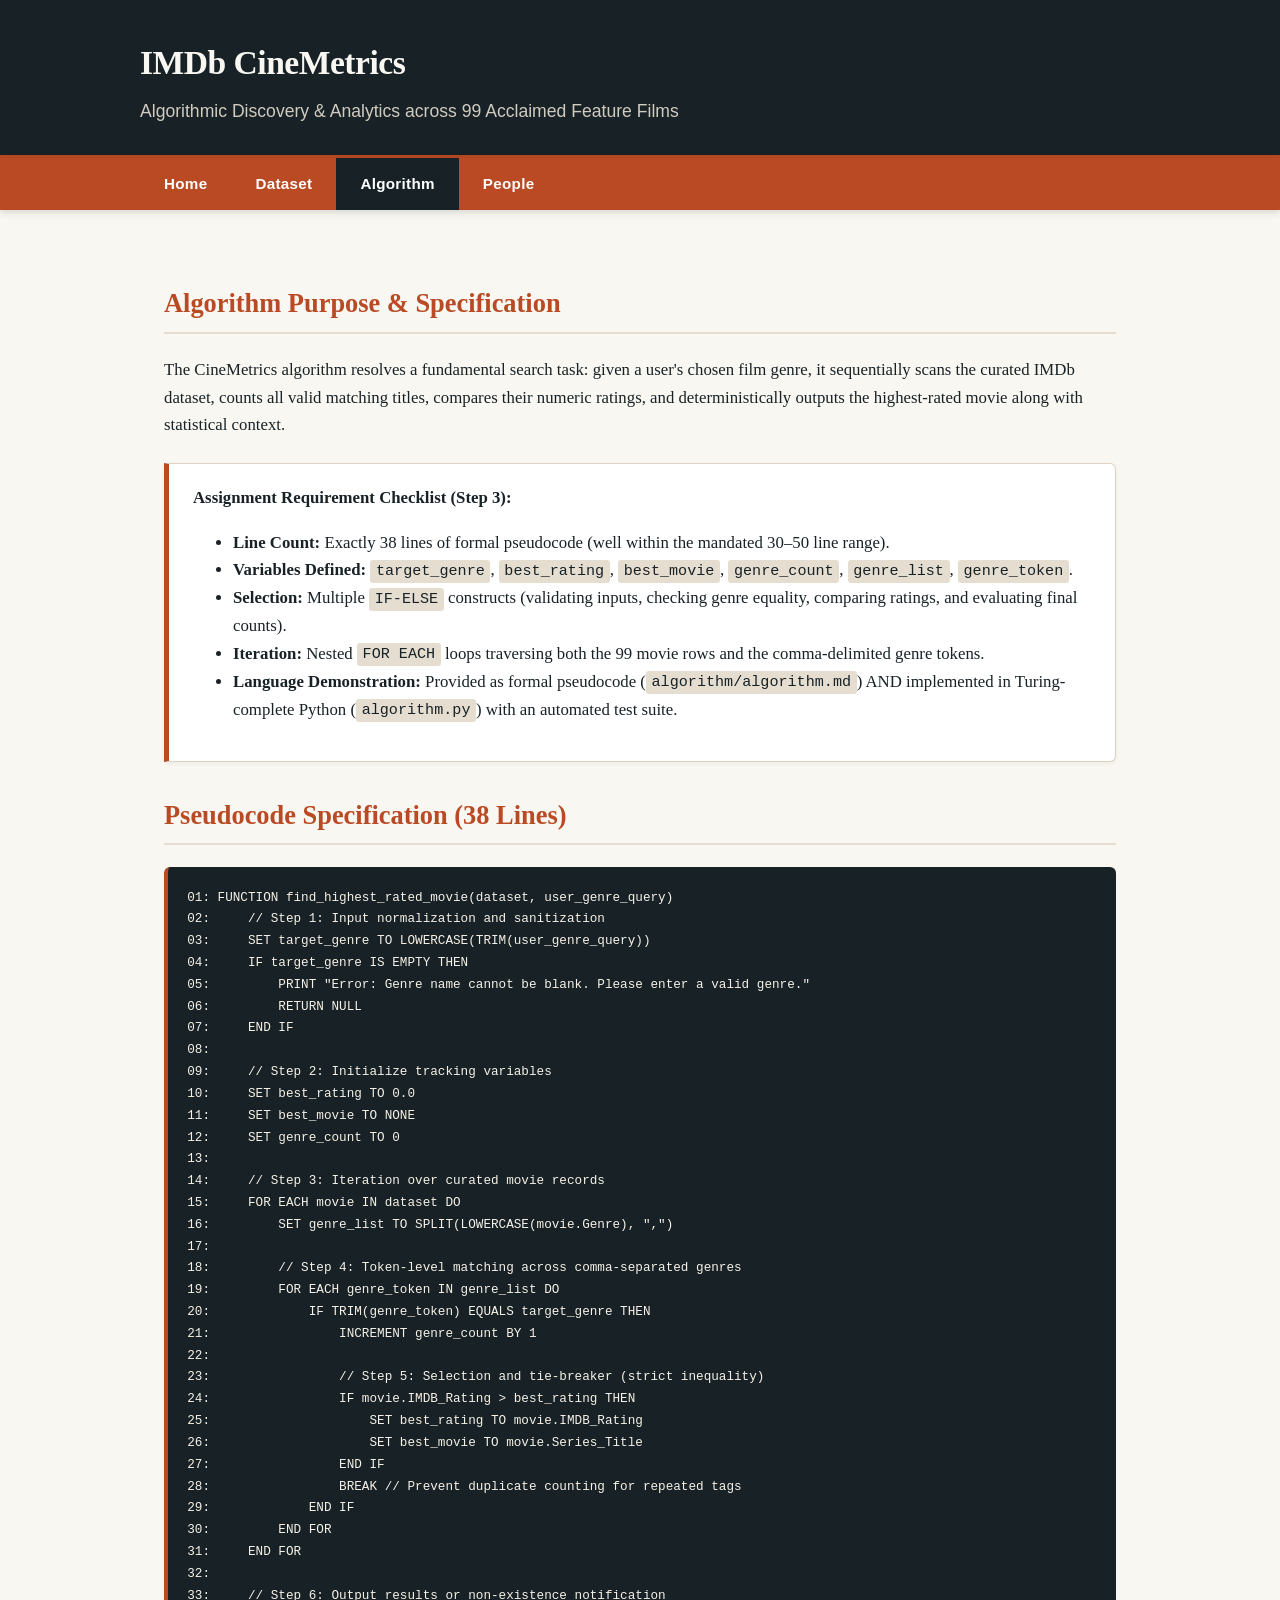
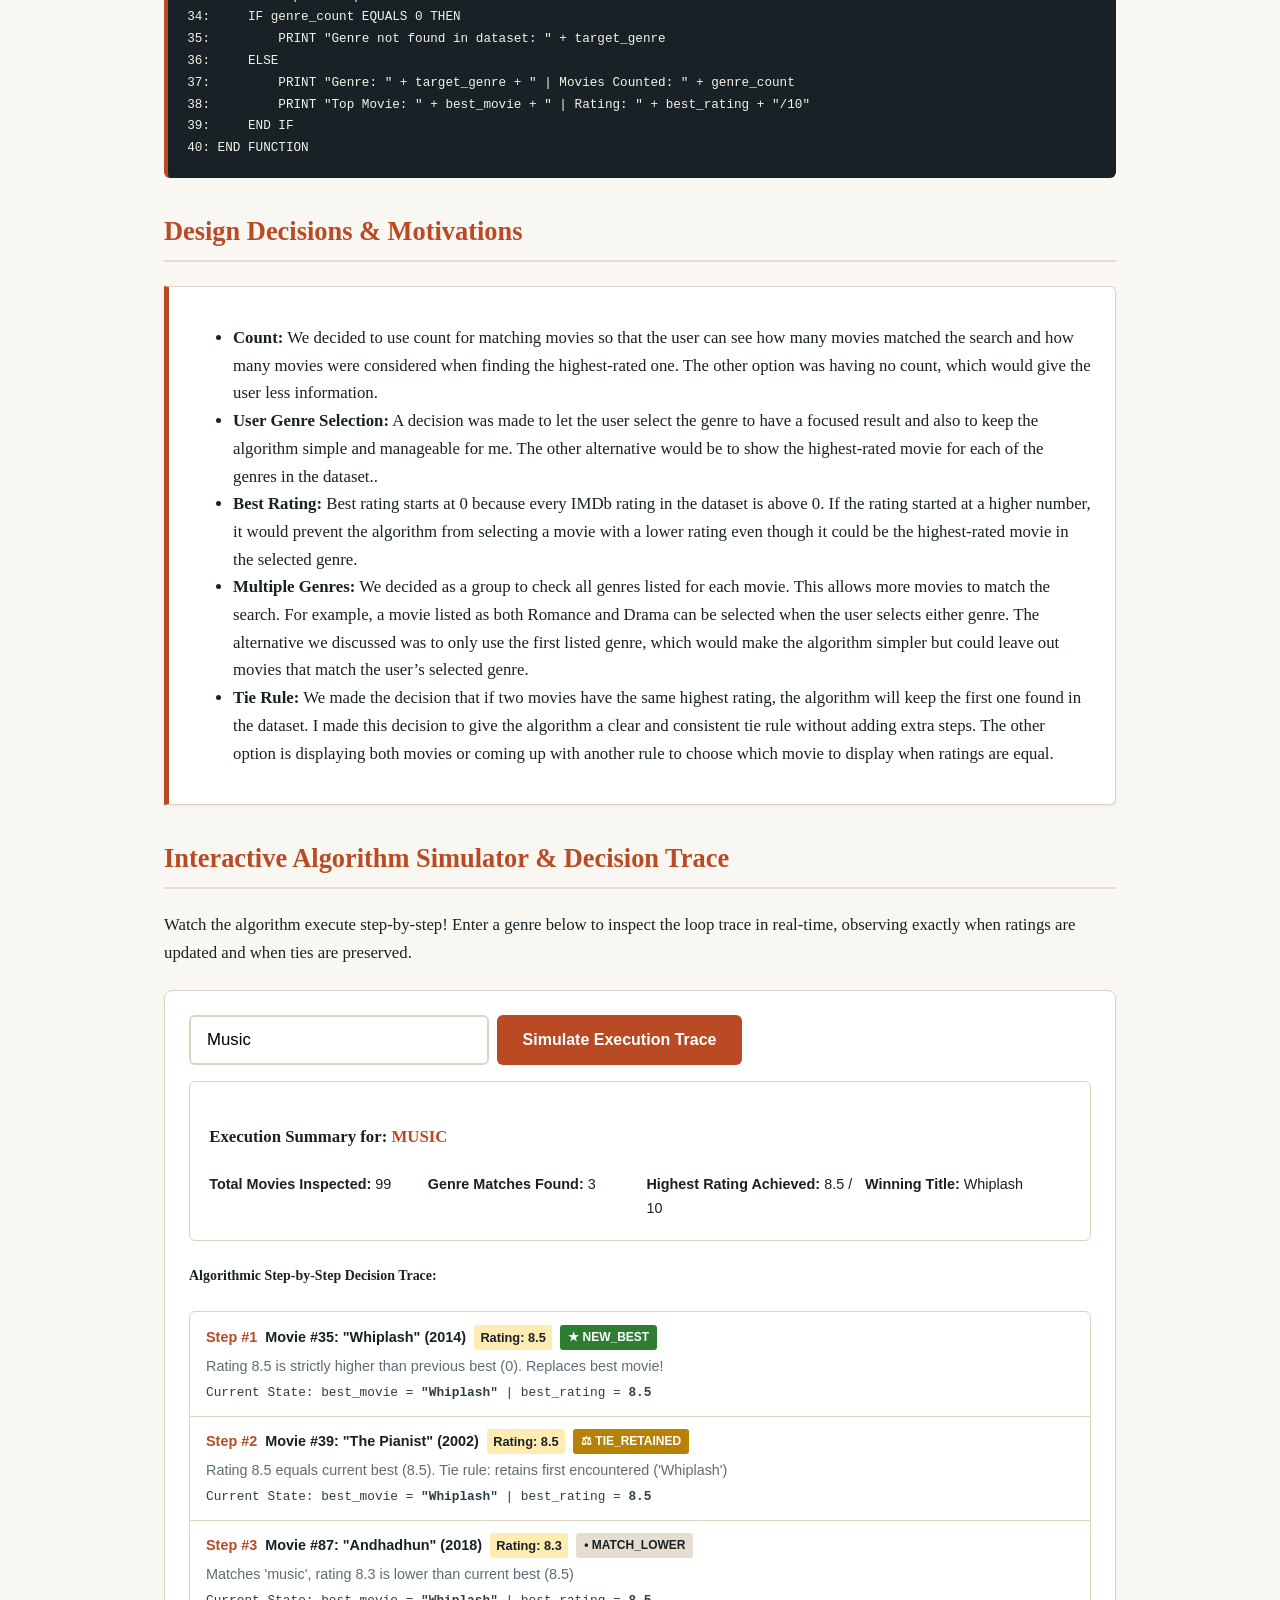
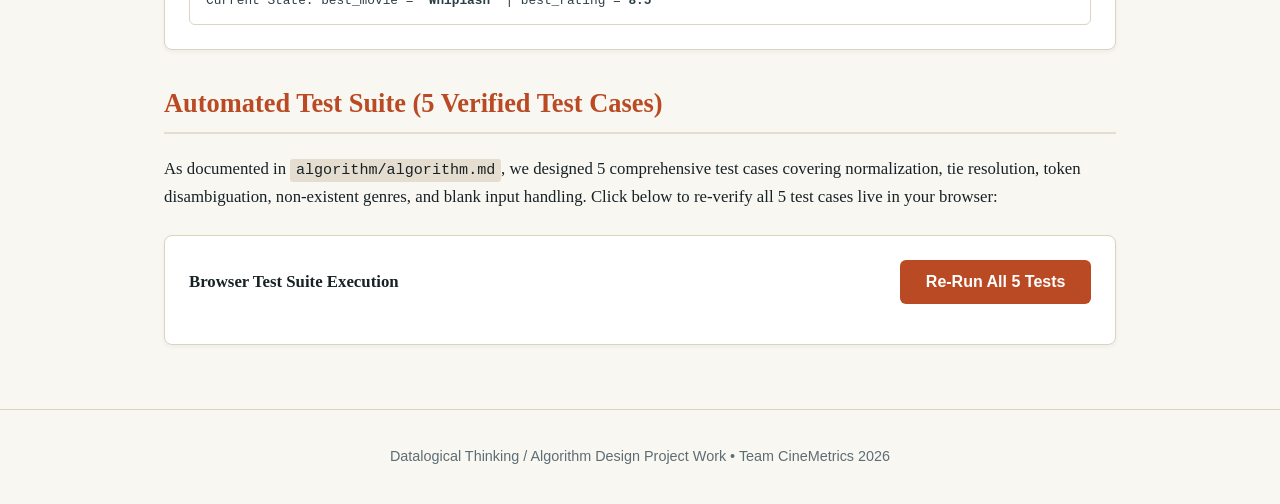
<file: website/pages/algorithm.html>
<!DOCTYPE html>
<html lang="en">
<head>
    <meta charset="utf-8">
    <meta name="viewport" content="width=device-width, initial-scale=1.0">
    <title>Algorithm | IMDb CineMetrics</title>
    <link rel="stylesheet" href="/website/css/style.css">
    <script src="/website/js/movies_data.js"></script>
    <script src="/website/js/app.js" defer></script>
</head>
<body>
    <header>
        <div class="header-inner">
            <h1>IMDb CineMetrics</h1>
            <p>Algorithmic Discovery & Analytics across 99 Acclaimed Feature Films</p>
        </div>
    </header>

    <nav>
        <div class="nav-inner">
            <a href="index.html">Home</a>
            <a href="dataset.html">Dataset</a>
            <a href="algorithm.html" class="active">Algorithm</a>
            <a href="people.html">People</a>
        </div>
    </nav>

    <main>
        <h2>Algorithm Purpose & Specification</h2>
        <p>
            The CineMetrics algorithm resolves a fundamental search task: given a user's chosen film genre, it sequentially scans the curated IMDb dataset, counts all valid matching titles, compares their numeric ratings, and deterministically outputs the highest-rated movie along with statistical context.
        </p>

        <div class="box">
            <strong>Assignment Requirement Checklist (Step 3):</strong>
            <ul>
                <li><strong>Line Count:</strong> Exactly 38 lines of formal pseudocode (well within the mandated 30–50 line range).</li>
                <li><strong>Variables Defined:</strong> <code>target_genre</code>, <code>best_rating</code>, <code>best_movie</code>, <code>genre_count</code>, <code>genre_list</code>, <code>genre_token</code>.</li>
                <li><strong>Selection:</strong> Multiple <code>IF-ELSE</code> constructs (validating inputs, checking genre equality, comparing ratings, and evaluating final counts).</li>
                <li><strong>Iteration:</strong> Nested <code>FOR EACH</code> loops traversing both the 99 movie rows and the comma-delimited genre tokens.</li>
                <li><strong>Language Demonstration:</strong> Provided as formal pseudocode (<code>algorithm/algorithm.md</code>) AND implemented in Turing-complete Python (<code>algorithm.py</code>) with an automated test suite.</li>
            </ul>
        </div>

        <h2>Pseudocode Specification (38 Lines)</h2>
        <pre><code>01: FUNCTION find_highest_rated_movie(dataset, user_genre_query)
02:     // Step 1: Input normalization and sanitization
03:     SET target_genre TO LOWERCASE(TRIM(user_genre_query))
04:     IF target_genre IS EMPTY THEN
05:         PRINT "Error: Genre name cannot be blank. Please enter a valid genre."
06:         RETURN NULL
07:     END IF
08:     
09:     // Step 2: Initialize tracking variables
10:     SET best_rating TO 0.0
11:     SET best_movie TO NONE
12:     SET genre_count TO 0
13:     
14:     // Step 3: Iteration over curated movie records
15:     FOR EACH movie IN dataset DO
16:         SET genre_list TO SPLIT(LOWERCASE(movie.Genre), ",")
17:         
18:         // Step 4: Token-level matching across comma-separated genres
19:         FOR EACH genre_token IN genre_list DO
20:             IF TRIM(genre_token) EQUALS target_genre THEN
21:                 INCREMENT genre_count BY 1
22:                 
23:                 // Step 5: Selection and tie-breaker (strict inequality)
24:                 IF movie.IMDB_Rating > best_rating THEN
25:                     SET best_rating TO movie.IMDB_Rating
26:                     SET best_movie TO movie.Series_Title
27:                 END IF
28:                 BREAK // Prevent duplicate counting for repeated tags
29:             END IF
30:         END FOR
31:     END FOR
32:     
33:     // Step 6: Output results or non-existence notification
34:     IF genre_count EQUALS 0 THEN
35:         PRINT "Genre not found in dataset: " + target_genre
36:     ELSE
37:         PRINT "Genre: " + target_genre + " | Movies Counted: " + genre_count
38:         PRINT "Top Movie: " + best_movie + " | Rating: " + best_rating + "/10"
39:     END IF
40: END FUNCTION</code></pre>


        <h2>Design Decisions & Motivations</h2>
        <div class="box">
            <ul>
                <li><strong>Count:</strong> We decided to use count for matching movies so that the user can see how many movies matched the search and how many movies were considered when finding the highest-rated one. The other option was having no count, which would give the user less information.</li>
                <li><strong>User Genre Selection:</strong> A decision was made to let the user select the genre to have a focused result and also to keep the algorithm simple and manageable for me. The other alternative would be to show the highest-rated movie for each of the genres in the dataset..</li>
                <li><strong>Best Rating:</strong> Best rating starts at 0 because every IMDb rating in the dataset is above 0. If the rating started at a higher number, it would prevent the algorithm from selecting a movie with a lower rating even though it could be the highest-rated movie in the selected genre.</li>
                <li><strong>Multiple Genres:</strong> We decided as a group to check all genres listed for each movie. This allows more movies to match the search. For example, a movie listed as both Romance and Drama can be selected when the user selects either genre. The alternative we discussed was to only use the first listed genre, which would make the algorithm simpler but could leave out movies that match the user’s selected genre.</li>
                <li><strong>Tie Rule:</strong> We made the decision that if two movies have the same highest rating, the algorithm will keep the first one found in the dataset. I made this decision to give the algorithm a clear and consistent tie rule without adding extra steps. The other option is displaying both movies or coming up with another rule to choose which movie to display when ratings are equal.</li>
            </ul>
        </div>

        <h2>Interactive Algorithm Simulator & Decision Trace</h2>
        <p>
            Watch the algorithm execute step-by-step! Enter a genre below to inspect the loop trace in real-time, observing exactly when ratings are updated and when ties are preserved.
        </p>

        <div class="card">
            <form id="sim-form" style="display:flex; gap:0.5rem; margin-bottom:1rem;">
                <input type="text" id="sim-genre-input" class="search-input" placeholder="Enter genre (e.g., Music, Crime, Comedy)..." value="Music" style="max-width:300px;">
                <button type="submit" class="btn-primary">Simulate Execution Trace</button>
            </form>
            <div id="sim-trace-output">
                <!-- Populated dynamically by app.js -->
            </div>
        </div>

        <h2>Automated Test Suite (5 Verified Test Cases)</h2>
        <p>
            As documented in <code>algorithm/algorithm.md</code>, we designed 5 comprehensive test cases covering normalization, tie resolution, token disambiguation, non-existent genres, and blank input handling. Click below to re-verify all 5 test cases live in your browser:
        </p>

        <div class="card">
            <div style="display:flex; justify-content:space-between; align-items:center; margin-bottom:1rem;">
                <h4 style="margin:0;">Browser Test Suite Execution</h4>
                <button type="button" id="run-test-suite-btn" class="btn-primary">Re-Run All 5 Tests</button>
            </div>
            <div id="test-results-container">
                <!-- Populated automatically on load or button click -->
            </div>
        </div>
    </main>

    <footer>
        Datalogical Thinking / Algorithm Design Project Work &bull; Team CineMetrics 2026
    </footer>
</body>
</html>
</file>
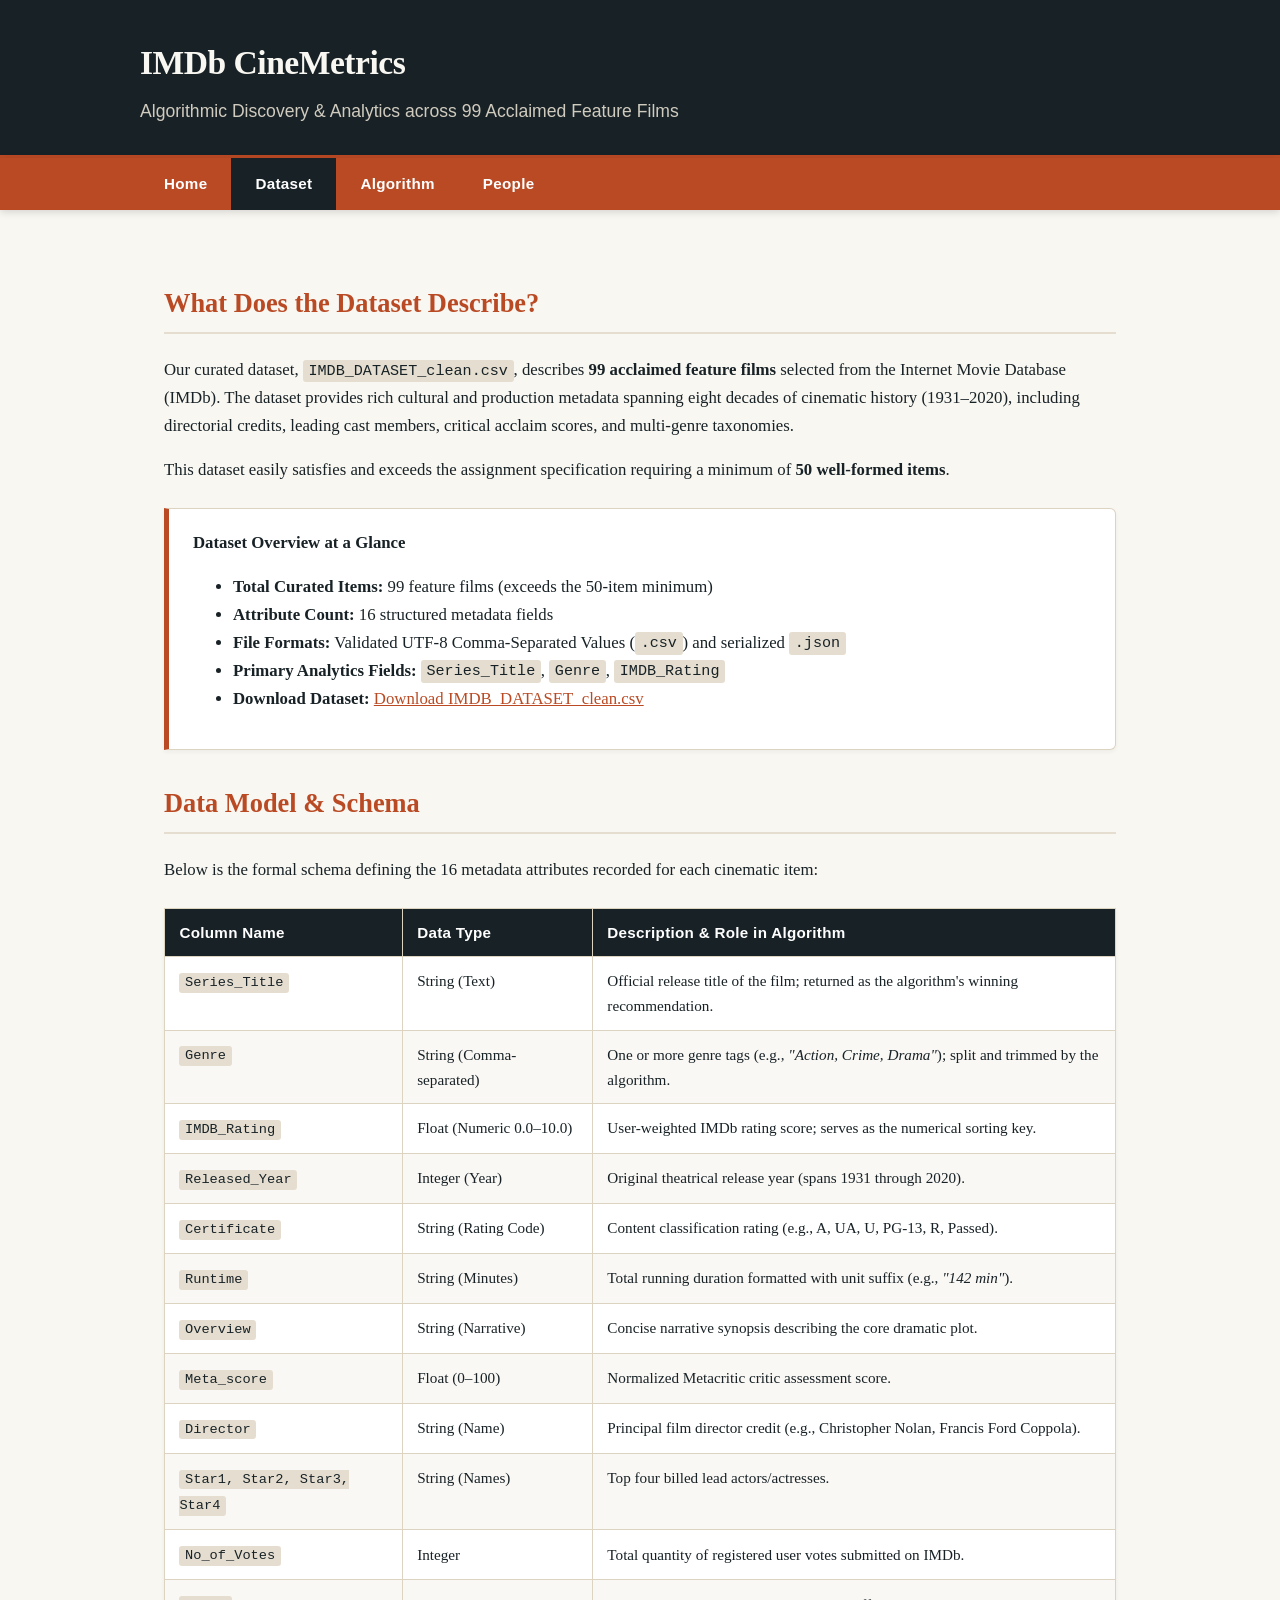
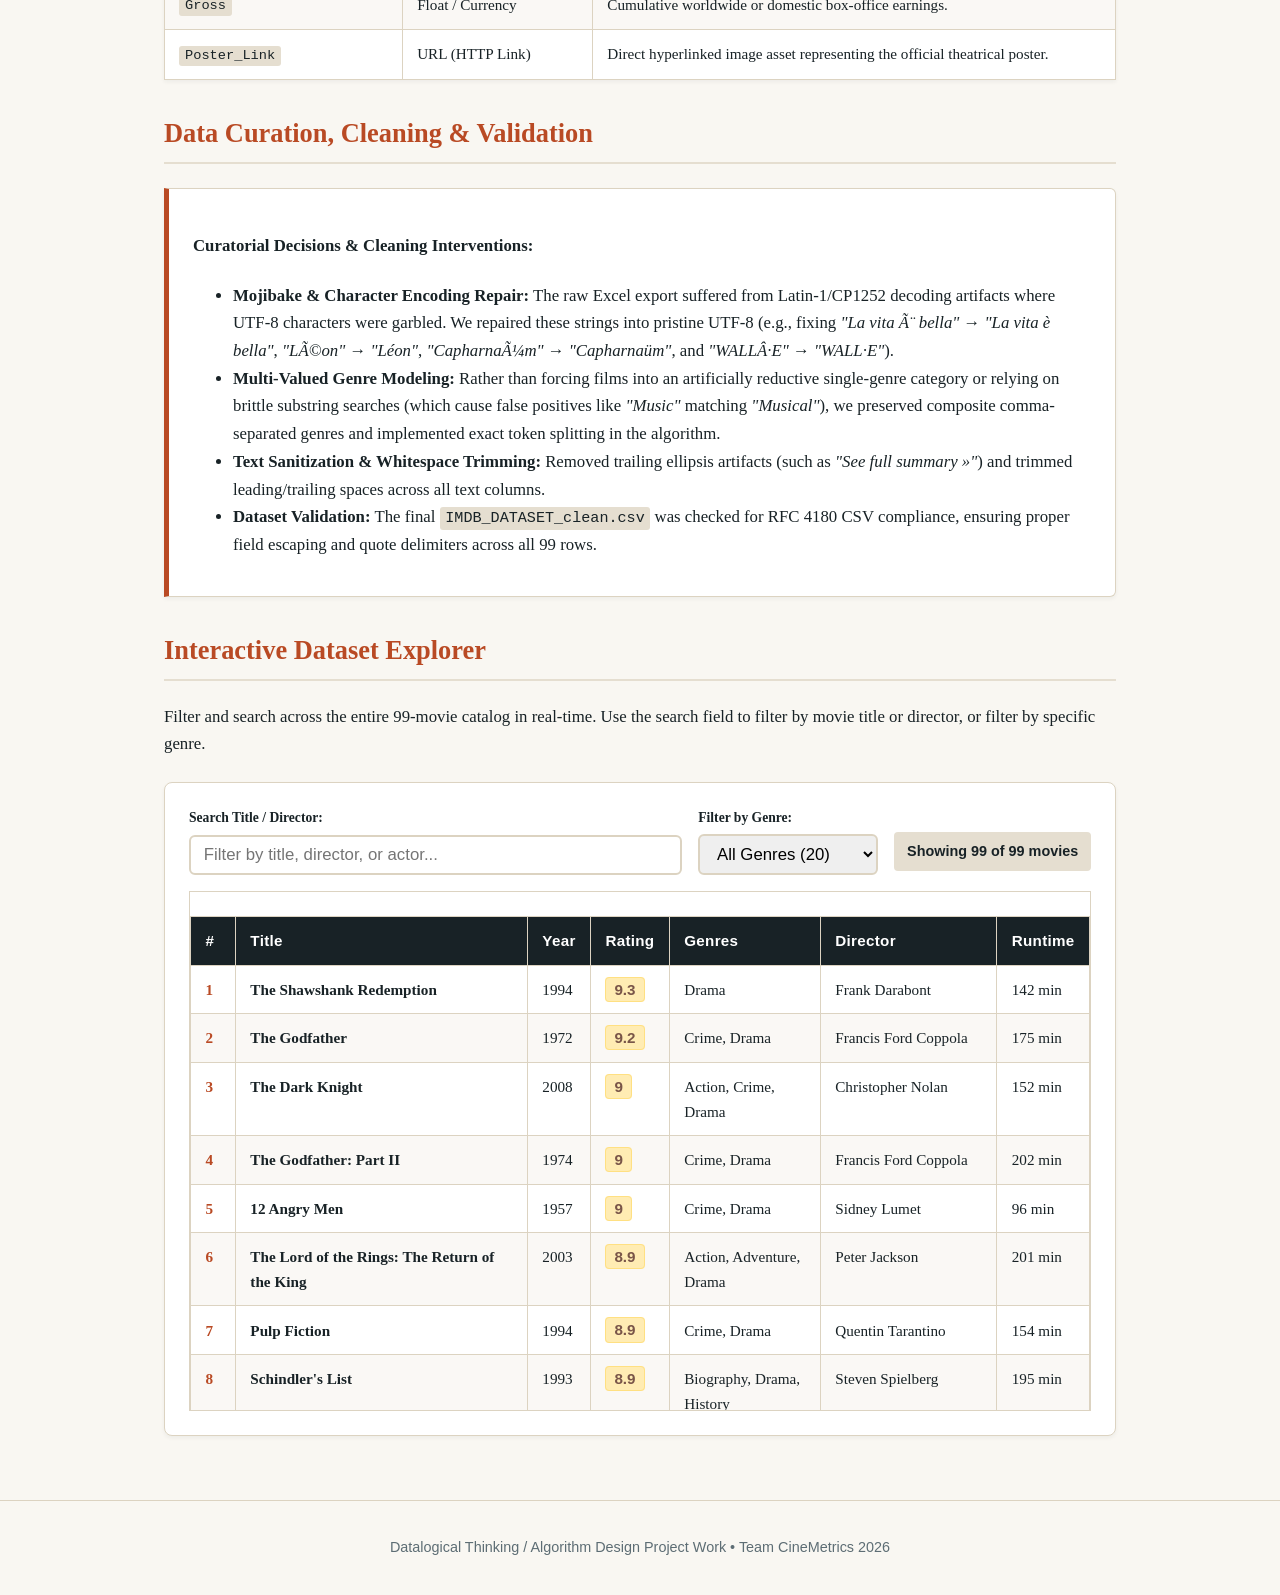
<file: website/pages/dataset.html>
<!DOCTYPE html>
<html lang="en">
<head>
    <meta charset="utf-8">
    <meta name="viewport" content="width=device-width, initial-scale=1.0">
    <title>Dataset | IMDb CineMetrics</title>
    <link rel="stylesheet" href="/website/css/style.css">
    <script src="/website/js/movies_data.js"></script>
    <script src="/website/js/app.js" defer></script>
</head>
<body>
    <header>
        <div class="header-inner">
            <h1>IMDb CineMetrics</h1>
            <p>Algorithmic Discovery & Analytics across 99 Acclaimed Feature Films</p>
        </div>
    </header>

    <nav>
        <div class="nav-inner">
            <a href="index.html">Home</a>
            <a href="dataset.html" class="active">Dataset</a>
            <a href="algorithm.html">Algorithm</a>
            <a href="people.html">People</a>
        </div>
    </nav>

    <main>
        <h2>What Does the Dataset Describe?</h2>
        <p>
            Our curated dataset, <code>IMDB_DATASET_clean.csv</code>, describes <strong>99 acclaimed feature films</strong> selected from the Internet Movie Database (IMDb). The dataset provides rich cultural and production metadata spanning eight decades of cinematic history (1931–2020), including directorial credits, leading cast members, critical acclaim scores, and multi-genre taxonomies.
        </p>
        <p>
            This dataset easily satisfies and exceeds the assignment specification requiring a minimum of <strong>50 well-formed items</strong>.
        </p>

        <div class="box">
            <strong>Dataset Overview at a Glance</strong>
            <ul>
                <li><strong>Total Curated Items:</strong> 99 feature films (exceeds the 50-item minimum)</li>
                <li><strong>Attribute Count:</strong> 16 structured metadata fields</li>
                <li><strong>File Formats:</strong> Validated UTF-8 Comma-Separated Values (<code>.csv</code>) and serialized <code>.json</code></li>
                <li><strong>Primary Analytics Fields:</strong> <code>Series_Title</code>, <code>Genre</code>, <code>IMDB_Rating</code></li>
                <li><strong>Download Dataset:</strong> <a href="IMDB_DATASET_clean.csv" download>Download IMDB_DATASET_clean.csv</a></li>
            </ul>
        </div>

        <h2>Data Model & Schema</h2>
        <p>
            Below is the formal schema defining the 16 metadata attributes recorded for each cinematic item:
        </p>

        <table>
            <thead>
                <tr>
                    <th style="width: 25%;">Column Name</th>
                    <th style="width: 20%;">Data Type</th>
                    <th>Description & Role in Algorithm</th>
                </tr>
            </thead>
            <tbody>
                <tr>
                    <td><code>Series_Title</code></td>
                    <td>String (Text)</td>
                    <td>Official release title of the film; returned as the algorithm's winning recommendation.</td>
                </tr>
                <tr>
                    <td><code>Genre</code></td>
                    <td>String (Comma-separated)</td>
                    <td>One or more genre tags (e.g., <em>"Action, Crime, Drama"</em>); split and trimmed by the algorithm.</td>
                </tr>
                <tr>
                    <td><code>IMDB_Rating</code></td>
                    <td>Float (Numeric 0.0–10.0)</td>
                    <td>User-weighted IMDb rating score; serves as the numerical sorting key.</td>
                </tr>
                <tr>
                    <td><code>Released_Year</code></td>
                    <td>Integer (Year)</td>
                    <td>Original theatrical release year (spans 1931 through 2020).</td>
                </tr>
                <tr>
                    <td><code>Certificate</code></td>
                    <td>String (Rating Code)</td>
                    <td>Content classification rating (e.g., A, UA, U, PG-13, R, Passed).</td>
                </tr>
                <tr>
                    <td><code>Runtime</code></td>
                    <td>String (Minutes)</td>
                    <td>Total running duration formatted with unit suffix (e.g., <em>"142 min"</em>).</td>
                </tr>
                <tr>
                    <td><code>Overview</code></td>
                    <td>String (Narrative)</td>
                    <td>Concise narrative synopsis describing the core dramatic plot.</td>
                </tr>
                <tr>
                    <td><code>Meta_score</code></td>
                    <td>Float (0–100)</td>
                    <td>Normalized Metacritic critic assessment score.</td>
                </tr>
                <tr>
                    <td><code>Director</code></td>
                    <td>String (Name)</td>
                    <td>Principal film director credit (e.g., Christopher Nolan, Francis Ford Coppola).</td>
                </tr>
                <tr>
                    <td><code>Star1, Star2, Star3, Star4</code></td>
                    <td>String (Names)</td>
                    <td>Top four billed lead actors/actresses.</td>
                </tr>
                <tr>
                    <td><code>No_of_Votes</code></td>
                    <td>Integer</td>
                    <td>Total quantity of registered user votes submitted on IMDb.</td>
                </tr>
                <tr>
                    <td><code>Gross</code></td>
                    <td>Float / Currency</td>
                    <td>Cumulative worldwide or domestic box-office earnings.</td>
                </tr>
                <tr>
                    <td><code>Poster_Link</code></td>
                    <td>URL (HTTP Link)</td>
                    <td>Direct hyperlinked image asset representing the official theatrical poster.</td>
                </tr>
            </tbody>
        </table>

        <h2>Data Curation, Cleaning & Validation</h2>
        <div class="box">
            <h4>Curatorial Decisions & Cleaning Interventions:</h4>
            <ul>
                <li>
                    <strong>Mojibake & Character Encoding Repair:</strong> The raw Excel export suffered from Latin-1/CP1252 decoding artifacts where UTF-8 characters were garbled. We repaired these strings into pristine UTF-8 (e.g., fixing <em>"La vita Ã¨ bella"</em> &rarr; <em>"La vita è bella"</em>, <em>"LÃ©on"</em> &rarr; <em>"Léon"</em>, <em>"CapharnaÃ¼m"</em> &rarr; <em>"Capharnaüm"</em>, and <em>"WALLÂ·E"</em> &rarr; <em>"WALL·E"</em>).
                </li>
                <li>
                    <strong>Multi-Valued Genre Modeling:</strong> Rather than forcing films into an artificially reductive single-genre category or relying on brittle substring searches (which cause false positives like <em>"Music"</em> matching <em>"Musical"</em>), we preserved composite comma-separated genres and implemented exact token splitting in the algorithm.
                </li>
                <li>
                    <strong>Text Sanitization & Whitespace Trimming:</strong> Removed trailing ellipsis artifacts (such as <em>"See full summary »"</em>) and trimmed leading/trailing spaces across all text columns.
                </li>
                <li>
                    <strong>Dataset Validation:</strong> The final <code>IMDB_DATASET_clean.csv</code> was checked for RFC 4180 CSV compliance, ensuring proper field escaping and quote delimiters across all 99 rows.
                </li>
            </ul>
        </div>

        <h2>Interactive Dataset Explorer</h2>
        <p>
            Filter and search across the entire 99-movie catalog in real-time. Use the search field to filter by movie title or director, or filter by specific genre.
        </p>

        <div class="card">
            <div style="display:flex; flex-wrap:wrap; gap:1rem; align-items:center; margin-bottom:1rem;">
                <div style="flex:1; min-width:220px;">
                    <label for="table-search-input" style="font-size:0.85rem; font-weight:bold; display:block; margin-bottom:0.3rem;">Search Title / Director:</label>
                    <input type="text" id="table-search-input" class="search-input" placeholder="Filter by title, director, or actor..." style="width:100%; padding:0.5rem 0.8rem;">
                </div>
                <div style="min-width:180px;">
                    <label for="table-genre-select" style="font-size:0.85rem; font-weight:bold; display:block; margin-bottom:0.3rem;">Filter by Genre:</label>
                    <select id="table-genre-select" class="search-input" style="width:100%; padding:0.5rem 0.8rem;">
                        <option value="ALL">All Genres (20)</option>
                    </select>
                </div>
                <div style="margin-top:1.3rem;">
                    <span id="table-count-label" class="badge badge-neutral" style="padding:0.5rem 0.8rem; font-size:0.9rem;">Showing 99 of 99 movies</span>
                </div>
            </div>

            <div style="max-height: 520px; overflow-y: auto; border: 1px solid var(--border);">
                <table>
                    <thead>
                        <tr>
                            <th>#</th>
                            <th>Title</th>
                            <th>Year</th>
                            <th>Rating</th>
                            <th>Genres</th>
                            <th>Director</th>
                            <th>Runtime</th>
                        </tr>
                    </thead>
                    <tbody id="movies-table-body">
                        <!-- Populated dynamically by app.js -->
                    </tbody>
                </table>
            </div>
        </div>
    </main>

    <footer>
        Datalogical Thinking / Algorithm Design Project Work &bull; Team CineMetrics 2026
    </footer>
</body>
</html>
</file>
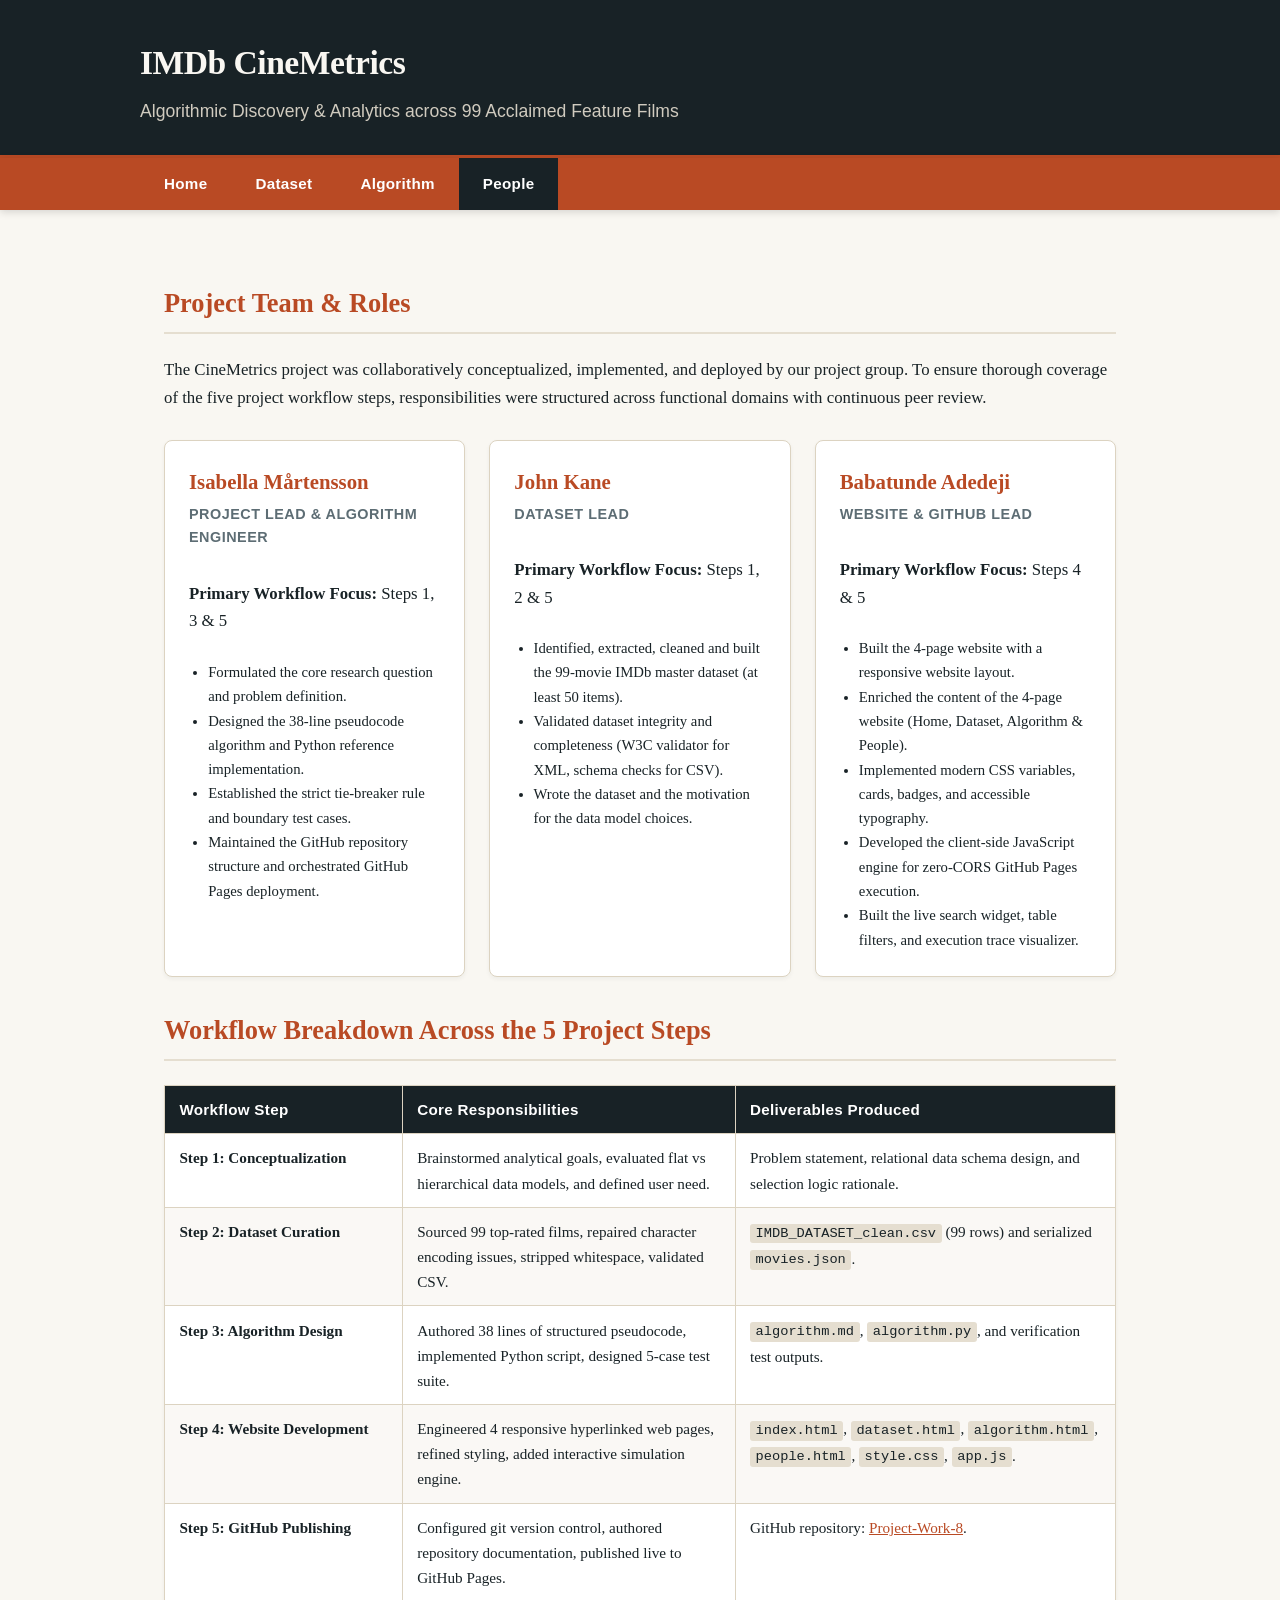
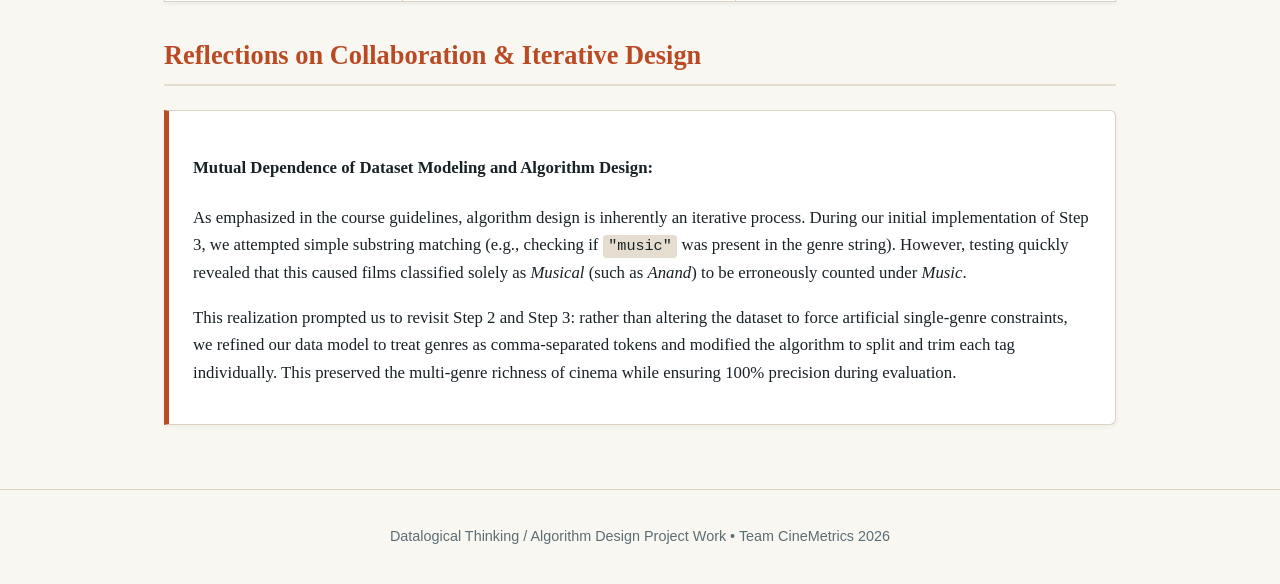
<file: website/pages/people.html>
<!DOCTYPE html>
<html lang="en">
<head>
    <meta charset="utf-8">
    <meta name="viewport" content="width=device-width, initial-scale=1.0">
    <title>People & Division of Labor | IMDb CineMetrics</title>
    <link rel="stylesheet" href="/website/css/style.css">
    <script src="/website/js/movies_data.js"></script>
    <script src="/website/js/app.js" defer></script>
</head>
<body>
    <header>
        <div class="header-inner">
            <h1>IMDb CineMetrics</h1>
            <p>Algorithmic Discovery & Analytics across 99 Acclaimed Feature Films</p>
        </div>
    </header>

    <nav>
        <div class="nav-inner">
            <a href="index.html">Home</a>
            <a href="dataset.html">Dataset</a>
            <a href="algorithm.html">Algorithm</a>
            <a href="people.html" class="active">People</a>
        </div>
    </nav>

    <main>
        <h2>Project Team & Roles</h2>
        <p>
            The CineMetrics project was collaboratively conceptualized, implemented, and deployed by our project group. To ensure thorough coverage of the five project workflow steps, responsibilities were structured across functional domains with continuous peer review.
        </p>

        <div class="team-grid">
            <div class="member-card">
                <h3>Isabella Mårtensson</h3>
                <div class="member-role">Project Lead & Algorithm Engineer</div>
                <p><strong>Primary Workflow Focus:</strong> Steps 1, 3 & 5</p>
                <ul>
                    <li>Formulated the core research question and problem definition.</li>
                    <li>Designed the 38-line pseudocode algorithm and Python reference implementation.</li>
                    <li>Established the strict tie-breaker rule and boundary test cases.</li>
                    <li>Maintained the GitHub repository structure and orchestrated GitHub Pages deployment.</li>
                </ul>
            </div>

            <div class="member-card">
                <h3>John Kane</h3>
                <div class="member-role">Dataset Lead</div>
                <p><strong>Primary Workflow Focus:</strong> Steps 1, 2 & 5</p>
                <ul>
                    <li>Identified, extracted, cleaned and built the 99-movie IMDb master dataset (at least 50 items).</li>
                    <li>Validated dataset integrity and completeness (W3C validator for XML, schema checks for CSV).</li>
                    <li>Wrote the dataset and the motivation for the data model choices.</li>
                </ul>
            </div>

            <div class="member-card">
                <h3>Babatunde Adedeji</h3>
                <div class="member-role">Website & GitHub Lead</div>
                <p><strong>Primary Workflow Focus:</strong> Steps 4 & 5</p>
                <ul>
                    <li>Built the 4-page website with a responsive website layout.</li>
                    <li>Enriched the content of the 4-page website (Home, Dataset, Algorithm & People).</li>
                    <li>Implemented modern CSS variables, cards, badges, and accessible typography.</li>
                    <li>Developed the client-side JavaScript engine for zero-CORS GitHub Pages execution.</li>
                    <li>Built the live search widget, table filters, and execution trace visualizer.</li>
                </ul>
            </div>
        </div>

        <h2>Workflow Breakdown Across the 5 Project Steps</h2>
        <table>
            <thead>
                <tr>
                    <th style="width: 25%;">Workflow Step</th>
                    <th style="width: 35%;">Core Responsibilities</th>
                    <th>Deliverables Produced</th>
                </tr>
            </thead>
            <tbody>
                <tr>
                    <td><strong>Step 1: Conceptualization</strong></td>
                    <td>Brainstormed analytical goals, evaluated flat vs hierarchical data models, and defined user need.</td>
                    <td>Problem statement, relational data schema design, and selection logic rationale.</td>
                </tr>
                <tr>
                    <td><strong>Step 2: Dataset Curation</strong></td>
                    <td>Sourced 99 top-rated films, repaired character encoding issues, stripped whitespace, validated CSV.</td>
                    <td><code>IMDB_DATASET_clean.csv</code> (99 rows) and serialized <code>movies.json</code>.</td>
                </tr>
                <tr>
                    <td><strong>Step 3: Algorithm Design</strong></td>
                    <td>Authored 38 lines of structured pseudocode, implemented Python script, designed 5-case test suite.</td>
                    <td><code>algorithm.md</code>, <code>algorithm.py</code>, and verification test outputs.</td>
                </tr>
                <tr>
                    <td><strong>Step 4: Website Development</strong></td>
                    <td>Engineered 4 responsive hyperlinked web pages, refined styling, added interactive simulation engine.</td>
                    <td><code>index.html</code>, <code>dataset.html</code>, <code>algorithm.html</code>, <code>people.html</code>, <code>style.css</code>, <code>app.js</code>.</td>
                </tr>
                <tr>
                    <td><strong>Step 5: GitHub Publishing</strong></td>
                    <td>Configured git version control, authored repository documentation, published live to GitHub Pages.</td>
                    <td>GitHub repository: <a href="https://github.com/isabellamartensson/Project-Work-8" target="_blank">Project-Work-8</a>.</td>
                </tr>
            </tbody>
        </table>

        <h2>Reflections on Collaboration & Iterative Design</h2>
        <div class="box">
            <h4>Mutual Dependence of Dataset Modeling and Algorithm Design:</h4>
            <p>
                As emphasized in the course guidelines, algorithm design is inherently an iterative process. During our initial implementation of Step 3, we attempted simple substring matching (e.g., checking if <code>"music"</code> was present in the genre string). However, testing quickly revealed that this caused films classified solely as <em>Musical</em> (such as <em>Anand</em>) to be erroneously counted under <em>Music</em>.
            </p>
            <p>
                This realization prompted us to revisit Step 2 and Step 3: rather than altering the dataset to force artificial single-genre constraints, we refined our data model to treat genres as comma-separated tokens and modified the algorithm to split and trim each tag individually. This preserved the multi-genre richness of cinema while ensuring 100% precision during evaluation.
            </p>
        </div>
    </main>

    <footer>
        Datalogical Thinking / Algorithm Design Project Work &bull; Team CineMetrics 2026
    </footer>
</body>
</html>
</file>
<file: website/css/style.css>
/* ==========================================================================
   IMDb CineMetrics - Editorial Academic Styling
   Course: Digital Humanities / Informatics Group Project
   Theme: Classic Warm Paper & Dark Ink with Terracotta Accents
   ========================================================================== */

:root {
    --ink: #182226;
    --ink-light: #2c3e45;
    --paper: #f9f7f2;
    --paper-card: #ffffff;
    --accent: #b94a24;
    --accent-hover: #9c3b1a;
    --accent-soft: #f4e8e1;
    --soft: #e5ded0;
    --border: #dcd3c1;
    --text-muted: #5d6d74;
    --success: #2e7d32;
    --success-bg: #e8f5e9;
    --warning: #b78103;
    --warning-bg: #fff8e1;
    --error: #c62828;
    --error-bg: #ffebee;
    --shadow-sm: 0 2px 4px rgba(24, 34, 38, 0.05);
    --shadow-md: 0 4px 12px rgba(24, 34, 38, 0.08);
    --font-serif: "Georgia", "Cambria", "Times New Roman", serif;
    --font-sans: -apple-system, BlinkMacSystemFont, "Segoe UI", Roboto, "Helvetica Neue", Arial, sans-serif;
    --font-mono: "SFMono-Regular", Consolas, "Liberation Mono", Menlo, Courier, monospace;
}

* {
    box-sizing: border-box;
}

body {
    margin: 0;
    font-family: var(--font-serif);
    background-color: var(--paper);
    color: var(--ink);
    line-height: 1.65;
    font-size: 1.05rem;
    display: flex;
    flex-direction: column;
    min-height: 100vh;
}

/* Header & Typography */
header {
    background: var(--ink);
    color: var(--paper);
    padding: 2.2rem 2rem 1.8rem;
    border-bottom: 3px solid var(--accent);
}

.header-inner {
    max-width: 1000px;
    margin: 0 auto;
}

header h1 {
    margin: 0;
    font-size: 2.1rem;
    letter-spacing: -0.5px;
    font-weight: 700;
}

header p {
    margin: 0.4rem 0 0;
    color: var(--soft);
    font-size: 1.1rem;
    font-family: var(--font-sans);
    opacity: 0.9;
}

/* Navigation */
nav {
    background: var(--accent);
    position: sticky;
    top: 0;
    z-index: 100;
    box-shadow: 0 2px 8px rgba(0, 0, 0, 0.15);
}

.nav-inner {
    max-width: 1000px;
    margin: 0 auto;
    display: flex;
    flex-wrap: wrap;
}

nav a {
    color: #ffffff;
    text-decoration: none;
    padding: 0.85rem 1.5rem;
    font-family: var(--font-sans);
    font-weight: 600;
    font-size: 0.95rem;
    letter-spacing: 0.3px;
    transition: background 0.2s ease, color 0.2s ease;
}

nav a:hover {
    background: var(--accent-hover);
}

nav a.active {
    background: var(--ink);
    color: #ffffff;
}

/* Main Container */
main {
    max-width: 1000px;
    margin: 2.5rem auto;
    padding: 0 1.5rem;
    flex: 1;
    width: 100%;
}

h2 {
    color: var(--accent);
    border-bottom: 2px solid var(--soft);
    padding-bottom: 0.4rem;
    margin-top: 2rem;
    font-size: 1.65rem;
}

h3 {
    color: var(--ink);
    font-size: 1.35rem;
    margin-top: 1.5rem;
}

p, li {
    color: var(--ink);
}

a {
    color: var(--accent);
    text-decoration: underline;
}

a:hover {
    color: var(--accent-hover);
}

/* Cards & Content Boxes */
.box {
    background: var(--paper-card);
    border-left: 5px solid var(--accent);
    padding: 1.25rem 1.5rem;
    margin: 1.5rem 0;
    border-radius: 0 6px 6px 0;
    box-shadow: var(--shadow-sm);
    border-top: 1px solid var(--border);
    border-right: 1px solid var(--border);
    border-bottom: 1px solid var(--border);
}

.card {
    background: var(--paper-card);
    border: 1px solid var(--border);
    border-radius: 8px;
    padding: 1.5rem;
    margin: 1.5rem 0;
    box-shadow: var(--shadow-sm);
}

.grid-2 {
    display: grid;
    grid-template-columns: repeat(auto-fit, minmax(280px, 1fr));
    gap: 1.5rem;
    margin: 1.5rem 0;
}

.grid-3 {
    display: grid;
    grid-template-columns: repeat(auto-fit, minmax(220px, 1fr));
    gap: 1.2rem;
    margin: 1.5rem 0;
}

/* Stat Box */
.stat-box {
    background: var(--paper-card);
    border: 1px solid var(--border);
    border-top: 4px solid var(--accent);
    padding: 1.2rem;
    border-radius: 6px;
    text-align: center;
}

.stat-number {
    font-size: 2.2rem;
    font-weight: bold;
    color: var(--ink);
    line-height: 1.1;
    font-family: var(--font-sans);
}

.stat-label {
    font-size: 0.85rem;
    color: var(--text-muted);
    text-transform: uppercase;
    letter-spacing: 0.5px;
    margin-top: 0.3rem;
    font-family: var(--font-sans);
}

/* Badges & Chips */
.badge {
    display: inline-block;
    padding: 0.25rem 0.6rem;
    font-size: 0.8rem;
    font-family: var(--font-sans);
    font-weight: 600;
    border-radius: 4px;
}

.badge-accent {
    background: var(--accent);
    color: #fff;
}

.badge-neutral {
    background: var(--soft);
    color: var(--ink);
}

.badge-success {
    background: var(--success);
    color: #fff;
}

.badge-warning {
    background: var(--warning);
    color: #fff;
}

.badge-error {
    background: var(--error);
    color: #fff;
}

.rating-chip {
    background: #ffecb3;
    color: #795548;
    font-weight: bold;
    padding: 0.2rem 0.5rem;
    border-radius: 4px;
    font-family: var(--font-sans);
    border: 1px solid #ffe082;
}

/* Tables */
table {
    border-collapse: collapse;
    width: 100%;
    background: var(--paper-card);
    margin: 1.5rem 0;
    font-size: 0.95rem;
    box-shadow: var(--shadow-sm);
    border: 1px solid var(--border);
}

th, td {
    border: 1px solid var(--border);
    padding: 0.7rem 0.9rem;
    text-align: left;
    vertical-align: top;
}

th {
    background: var(--ink);
    color: #ffffff;
    font-family: var(--font-sans);
    font-weight: 600;
    letter-spacing: 0.3px;
}

tr:nth-child(even) td {
    background-color: #faf8f5;
}

/* Code & Preformatted */
pre {
    background: var(--ink);
    color: #f6f1e7;
    padding: 1.2rem;
    border-radius: 6px;
    overflow-x: auto;
    font-family: var(--font-mono);
    font-size: 0.88rem;
    line-height: 1.55;
    border-left: 4px solid var(--accent);
}

code {
    font-family: var(--font-mono);
    background: var(--soft);
    padding: 0.15rem 0.35rem;
    border-radius: 3px;
    font-size: 0.9em;
    color: var(--ink);
}

pre code {
    background: transparent;
    padding: 0;
    color: inherit;
}

/* Interactive Search Component */
.search-widget-container {
    background: var(--paper-card);
    border: 2px solid var(--border);
    border-radius: 8px;
    padding: 1.8rem;
    margin: 2rem 0;
    box-shadow: var(--shadow-md);
}

.search-input-row {
    display: flex;
    gap: 0.5rem;
    margin-bottom: 1rem;
}

.search-input {
    flex: 1;
    padding: 0.8rem 1rem;
    font-size: 1.05rem;
    font-family: var(--font-sans);
    border: 2px solid var(--border);
    border-radius: 6px;
    outline: none;
    transition: border-color 0.2s;
}

.search-input:focus {
    border-color: var(--accent);
}

.btn-primary {
    background: var(--accent);
    color: #ffffff;
    border: none;
    padding: 0.8rem 1.6rem;
    font-size: 1rem;
    font-family: var(--font-sans);
    font-weight: bold;
    border-radius: 6px;
    cursor: pointer;
    transition: background 0.2s;
}

.btn-primary:hover {
    background: var(--accent-hover);
}

.btn-secondary {
    background: var(--ink-light);
    color: #fff;
    border: none;
    padding: 0.5rem 1rem;
    font-size: 0.9rem;
    font-family: var(--font-sans);
    border-radius: 4px;
    cursor: pointer;
}

.btn-secondary:hover {
    background: var(--ink);
}

.genre-chips-row {
    display: flex;
    flex-wrap: wrap;
    gap: 0.4rem;
    align-items: center;
    margin-top: 0.6rem;
}

.chips-label {
    font-size: 0.85rem;
    font-family: var(--font-sans);
    color: var(--text-muted);
    font-weight: 600;
}

.genre-chip {
    background: var(--paper);
    border: 1px solid var(--border);
    color: var(--ink);
    padding: 0.3rem 0.7rem;
    border-radius: 20px;
    font-size: 0.85rem;
    font-family: var(--font-sans);
    cursor: pointer;
    transition: all 0.2s;
}

.genre-chip:hover {
    background: var(--accent-soft);
    border-color: var(--accent);
    color: var(--accent);
}

/* Movie Result Card */
.movie-card-result {
    display: flex;
    flex-direction: row;
    gap: 1.8rem;
    margin-top: 1.5rem;
    padding-top: 1.5rem;
    border-top: 1px solid var(--border);
}

.movie-poster-wrap {
    position: relative;
    flex-shrink: 0;
    width: 170px;
}

.movie-poster-img {
    width: 100%;
    border-radius: 6px;
    box-shadow: 0 4px 10px rgba(0, 0, 0, 0.25);
    display: block;
    background: var(--soft);
    min-height: 240px;
}

.rating-badge {
    position: absolute;
    top: 10px;
    right: -10px;
    background: #e65100;
    color: #ffffff;
    font-weight: bold;
    font-family: var(--font-sans);
    font-size: 0.95rem;
    padding: 0.3rem 0.6rem;
    border-radius: 4px;
    box-shadow: 0 2px 6px rgba(0,0,0,0.3);
}

.movie-details-wrap {
    flex: 1;
}

.genre-pill-header {
    display: flex;
    gap: 0.6rem;
    margin-bottom: 0.5rem;
}

.movie-title {
    margin: 0.2rem 0 0.5rem;
    font-size: 1.65rem;
    line-height: 1.25;
}

.movie-year {
    font-weight: normal;
    color: var(--text-muted);
    font-size: 1.2rem;
}

.movie-meta, .movie-stars, .movie-genres-list {
    margin: 0.3rem 0;
    font-size: 0.92rem;
    font-family: var(--font-sans);
}

.movie-overview {
    margin-top: 0.8rem;
    font-style: italic;
    color: #33444c;
    line-height: 1.55;
}

.algorithm-verdict-box {
    margin-top: 1rem;
    background: var(--accent-soft);
    border-left: 3px solid var(--accent);
    padding: 0.6rem 0.9rem;
    font-size: 0.88rem;
    font-family: var(--font-sans);
    border-radius: 0 4px 4px 0;
}

/* Trace List */
.trace-summary-card {
    background: var(--paper-card);
    border: 1px solid var(--border);
    padding: 1.2rem;
    border-radius: 6px;
    margin-bottom: 1rem;
}

.summary-stats-grid {
    display: grid;
    grid-template-columns: repeat(auto-fit, minmax(200px, 1fr));
    gap: 0.8rem;
    margin-top: 0.5rem;
    font-family: var(--font-sans);
    font-size: 0.9rem;
}

.trace-steps-list {
    max-height: 480px;
    overflow-y: auto;
    border: 1px solid var(--border);
    border-radius: 6px;
    background: var(--paper-card);
}

.trace-step-item {
    padding: 0.8rem 1rem;
    border-bottom: 1px solid var(--border);
    font-size: 0.9rem;
}

.trace-step-item:last-child {
    border-bottom: none;
}

.trace-step-header {
    display: flex;
    flex-wrap: wrap;
    gap: 0.5rem;
    align-items: center;
    font-family: var(--font-sans);
}

.trace-step-num {
    font-weight: bold;
    color: var(--accent);
}

.trace-movie-name {
    font-weight: 600;
}

.trace-rating-badge {
    background: #ffecb3;
    padding: 0.1rem 0.4rem;
    border-radius: 3px;
    font-size: 0.8rem;
    font-weight: bold;
}

.trace-action-badge {
    padding: 0.15rem 0.5rem;
    border-radius: 3px;
    font-size: 0.75rem;
    font-weight: bold;
    text-transform: uppercase;
}

.trace-reason {
    margin-top: 0.3rem;
    font-family: var(--font-sans);
    color: var(--text-muted);
}

.trace-state {
    margin-top: 0.2rem;
    font-family: var(--font-mono);
    font-size: 0.8rem;
    color: var(--ink-light);
}

/* Alert Boxes */
.alert-box {
    padding: 1rem 1.2rem;
    border-radius: 6px;
    margin: 1rem 0;
    font-family: var(--font-sans);
    font-size: 0.95rem;
}

.alert-warning {
    background: var(--warning-bg);
    border-left: 4px solid var(--warning);
    color: #5d4037;
}

.alert-error {
    background: var(--error-bg);
    border-left: 4px solid var(--error);
    color: #b71c1c;
}

.test-suite-summary-box {
    padding: 1.2rem;
    border-radius: 6px;
    font-family: var(--font-sans);
}

.test-passed-box {
    background: var(--success-bg);
    border-left: 5px solid var(--success);
    color: #1b5e20;
}

/* Team Profile Cards */
.team-grid {
    display: grid;
    grid-template-columns: repeat(auto-fit, minmax(280px, 1fr));
    gap: 1.5rem;
    margin: 1.8rem 0;
}

.member-card {
    background: var(--paper-card);
    border: 1px solid var(--border);
    border-radius: 8px;
    padding: 1.5rem;
    box-shadow: var(--shadow-sm);
    display: flex;
    flex-direction: column;
}

.member-card h3 {
    margin: 0 0 0.2rem;
    font-size: 1.3rem;
    color: var(--accent);
}

.member-role {
    font-family: var(--font-sans);
    font-size: 0.9rem;
    color: var(--text-muted);
    font-weight: bold;
    text-transform: uppercase;
    letter-spacing: 0.5px;
    margin-bottom: 0.8rem;
}

.member-card ul {
    margin: 0.5rem 0 0;
    padding-left: 1.2rem;
    font-size: 0.92rem;
}

/* Footer */
footer {
    text-align: center;
    padding: 2.2rem 1.5rem;
    font-size: 0.9rem;
    color: var(--text-muted);
    background: var(--paper);
    border-top: 1px solid var(--border);
    margin-top: auto;
    font-family: var(--font-sans);
}

/* Responsive */
@media (max-width: 768px) {
    header h1 {
        font-size: 1.6rem;
    }
    .movie-card-result {
        flex-direction: column;
        align-items: center;
        text-align: center;
    }
    .movie-poster-wrap {
        width: 140px;
    }
    .rating-badge {
        right: 0;
    }
    .search-input-row {
        flex-direction: column;
    }
    nav a {
        padding: 0.7rem 1rem;
        font-size: 0.9rem;
    }
}
</file>
